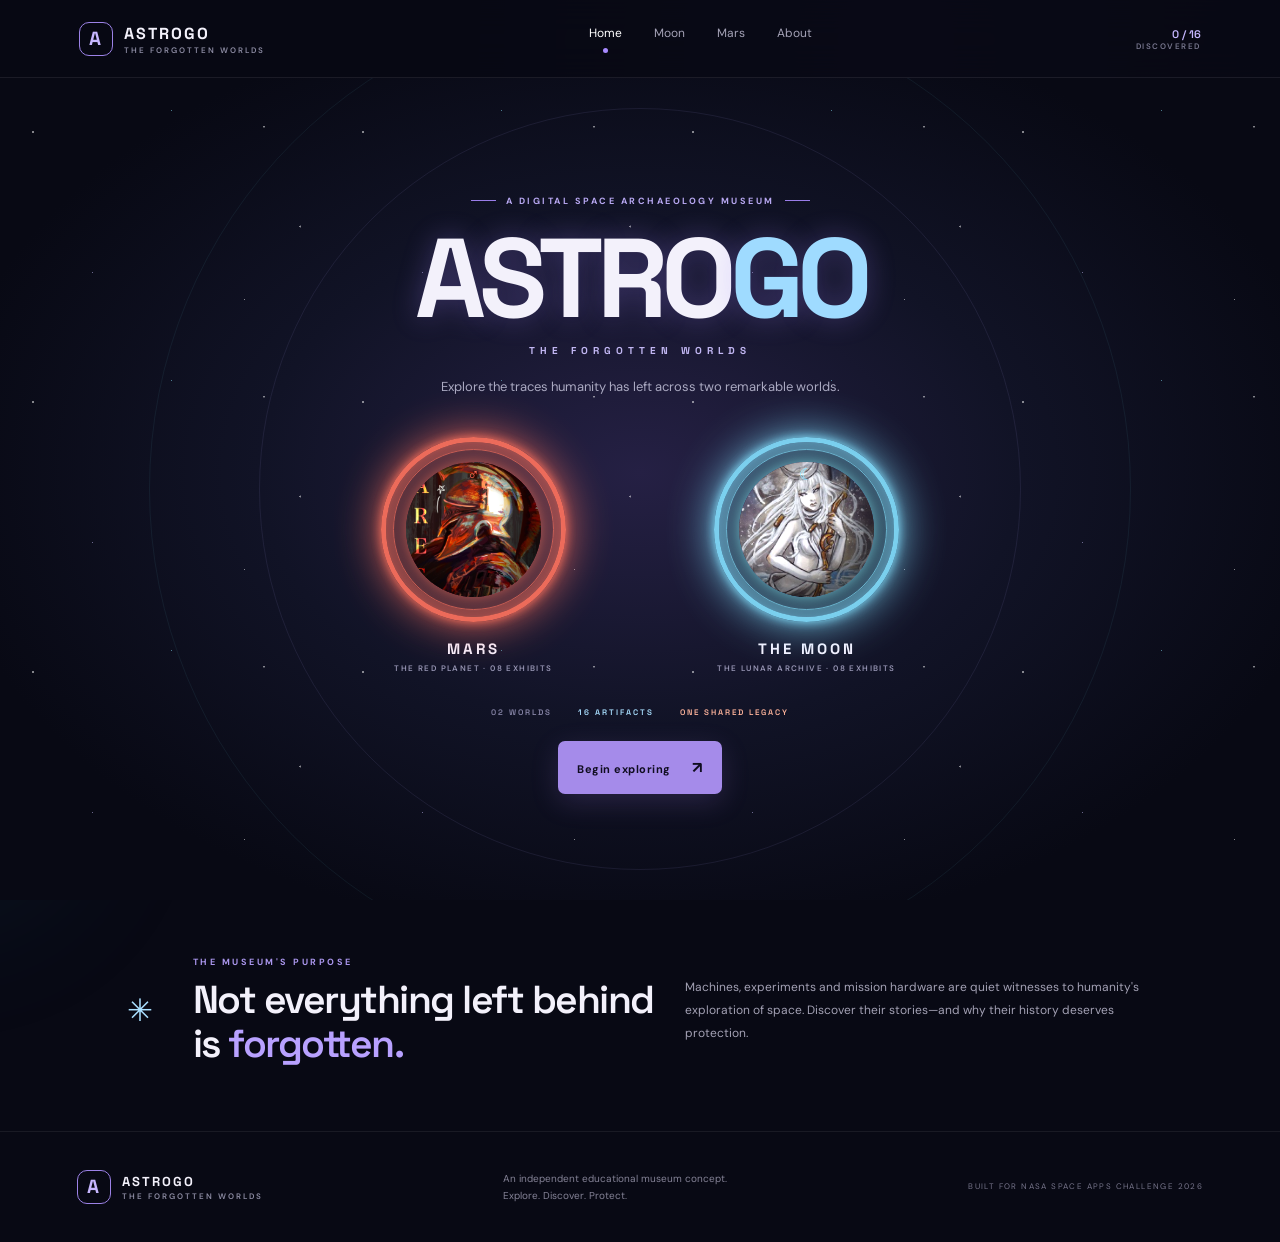
<file: index.html>
<!doctype html>
<html lang="en">
<head>
  <meta charset="utf-8">
  <meta name="viewport" content="width=device-width, initial-scale=1">
  <meta name="theme-color" content="#080914">
  <meta name="description" content="ASTROGO: The Forgotten Worlds — an interactive digital museum of human-made artifacts on the Moon and Mars.">
  <title>ASTROGO — The Forgotten Worlds</title>
  <link rel="preconnect" href="https://fonts.googleapis.com">
  <link rel="preconnect" href="https://fonts.gstatic.com" crossorigin>
  <link href="https://fonts.googleapis.com/css2?family=DM+Sans:wght@400;500;600;700&family=Space+Grotesk:wght@400;500;600;700&display=swap" rel="stylesheet">
  <link rel="stylesheet" href="style.css">
</head>
<body>
  <div class="ambient ambient-one"></div><div class="ambient ambient-two"></div>
  <header class="site-header">
    <a class="brand" href="#home" aria-label="ASTROGO home"><span class="brand-mark">A</span><span>ASTROGO<small>THE FORGOTTEN WORLDS</small></span></a>
    <button class="menu-toggle" id="menuToggle" aria-label="Toggle navigation">☰</button>
    <nav id="mainNav" aria-label="Main navigation">
      <a href="#home" class="nav-link active" data-view="home">Home</a>
      <a href="#moon" class="nav-link" data-view="moon">Moon</a>
      <a href="#mars" class="nav-link" data-view="mars">Mars</a>
      <a href="#about" class="nav-link" data-view="about">About</a>
    </nav>
    <div class="header-progress"><span id="headerCount">0 / 16</span><small>DISCOVERED</small></div>
  </header>

  <main>
    <section id="home" class="view active">
      <section class="entrance-screen">
        <div class="entrance-stars"></div>
        <div class="entrance-copy">
          <div class="eyebrow"><span class="eyebrow-line"></span> A DIGITAL SPACE ARCHAEOLOGY MUSEUM <span class="eyebrow-line"></span></div>
          <h1>ASTRO<span>GO</span></h1>
          <p class="entrance-tagline">THE FORGOTTEN WORLDS</p>
          <p class="entrance-description">Explore the traces humanity has left across two remarkable worlds.</p>
          <div class="entrance-portals" id="entrancePortals">
            <button class="portal mars-portal" type="button" data-open-world="mars" aria-label="Enter the Mars exhibition">
              <span class="portal-ring"><span class="portal-planet">♂</span></span>
              <strong>MARS</strong><small>THE RED PLANET · 08 EXHIBITS</small>
            </button>
            <button class="portal moon-portal" type="button" data-open-world="moon" aria-label="Enter the Moon exhibition">
              <span class="portal-ring"><span class="portal-planet">☾</span></span>
              <strong>THE MOON</strong><small>THE LUNAR ARCHIVE · 08 EXHIBITS</small>
            </button>
          </div>
          <div class="entrance-footer"><span>02 WORLDS</span><span>16 ARTIFACTS</span><span>ONE SHARED LEGACY</span></div>
          <button class="button button-primary" id="enterMuseum" type="button" style="margin-top:24px">Begin exploring <span>↗</span></button>
        </div>
      </section>
      <section class="entrance-note section-wrap">
        <div class="note-star">✳</div>
        <div><div class="eyebrow">THE MUSEUM'S PURPOSE</div><h2>Not everything left behind<br>is <em>forgotten.</em></h2></div>
        <p>Machines, experiments and mission hardware are quiet witnesses to humanity's exploration of space. Discover their stories—and why their history deserves protection.</p>
      </section>
    </section>

    <section id="moon" class="view exhibition-view">
      <div class="exhibition-top-bar section-wrap">
        <button class="button back-home-btn" type="button" data-view="home">← Back to Home</button>
      </div>
      <div class="exhibition-hero moon-exhibition">
        <div class="exhibition-inner"><div class="eyebrow">WORLD 01 · LUNAR ARCHIVE</div><h1>The Moon<span>.</span></h1><p>Quiet witnesses to one giant leap. Explore the hardware and experiments that helped humans reach another world.</p><div class="exhibition-stats"><span><b id="moonProgressText">0 / 8</b><small>DISCOVERED</small></span><span><b>1969—1972</b><small>APOLLO ERA</small></span><span><b>8</b><small>EXHIBITS</small></span></div></div>
      </div>
      <div class="section-wrap exhibit-content"><div class="collection-heading"><div><div class="eyebrow">THE COLLECTION</div><h2>Objects of <em>exploration.</em></h2></div><div class="progress-block"><div class="progress-label"><span>YOUR LUNAR LOG</span><b id="moonProgressPercent">0%</b></div><div class="progress-track"><span id="moonProgressBar"></span></div></div></div><div class="artifact-grid" id="moonArtifacts"></div><div class="achievement" id="moonAchievement"><span>✦</span><div><b>LUNAR ARCHIVIST</b><small>You explored every lunar exhibit. The stories are now part of your log.</small></div></div></div>
    </section>

    <section id="mars" class="view exhibition-view">
      <div class="exhibition-top-bar section-wrap">
        <button class="button back-home-btn" type="button" data-view="home">← Back to Home</button>
      </div>
      <div class="exhibition-hero mars-exhibition">
        <div class="exhibition-inner"><div class="eyebrow">WORLD 02 · MARTIAN ARCHIVE</div><h1>Mars<span>.</span></h1><p>From bouncing landers to long-distance rovers, discover the machines that taught us how to explore the Red Planet.</p><div class="exhibition-stats"><span><b id="marsProgressText">0 / 8</b><small>DISCOVERED</small></span><span><b>1997—2021</b><small>ROBOTIC ERA</small></span><span><b>8</b><small>EXHIBITS</small></span></div></div>
      </div>
      <div class="section-wrap exhibit-content"><div class="collection-heading"><div><div class="eyebrow">THE COLLECTION</div><h2>Machines that made <em>history.</em></h2></div><div class="progress-block"><div class="progress-label"><span>YOUR MARTIAN LOG</span><b id="marsProgressPercent">0%</b></div><div class="progress-track"><span id="marsProgressBar"></span></div></div></div><div class="artifact-grid" id="marsArtifacts"></div><div class="achievement" id="marsAchievement"><span>✦</span><div><b>MARTIAN ARCHIVIST</b><small>You explored every Martian exhibit. The stories are now part of your log.</small></div></div></div>
    </section>

    <section id="about" class="view">
      <div class="about-hero section-wrap"><div class="eyebrow">OUR SHARED RESPONSIBILITY</div><h1>Explore.<br><em>Document.</em><br>Protect.</h1><p>Space heritage is a record of how humanity learned to reach beyond Earth. Preserving it helps future explorers understand where we began.</p></div>
      <div class="principles section-wrap">
        <article><span>01</span><h3>Explore with curiosity.</h3><p>Artifacts preserve the history of human exploration. They show the challenges, creativity and teamwork behind every mission.</p></article>
        <article><span>02</span><h3>Document with care.</h3><p>Historic sites and instruments can help scientists study how materials and technology change in the space environment.</p></article>
        <article><span>03</span><h3>Protect what remains.</h3><p>Landing sites have scientific and cultural value. Future visitors should observe, record and avoid disturbing historic objects.</p></article>
      </div>
      <div class="preserve-quote"><div class="eyebrow">A NOTE TO FUTURE EXPLORERS</div><p>“The next footprint should not erase the last.”</p><small>Respect every world we visit.</small></div>
      <div class="sources section-wrap"><div class="eyebrow">LEARN MORE · NASA SOURCES</div><h2>Stories grounded in <em>science.</em></h2><p>This independent educational project is not an official NASA website. Historical descriptions are based on NASA mission and heritage resources.</p><div class="source-links"><a href="https://science.nasa.gov/mission/mars-pathfinder/" target="_blank" rel="noopener">Mars Pathfinder mission ↗</a><a href="https://www.nasa.gov/history/" target="_blank" rel="noopener">NASA History ↗</a><a href="https://www.nasa.gov/wp-content/uploads/2023/12/nasa-usg-lunar-historic-sites-reva.pdf" target="_blank" rel="noopener">Lunar Historic Sites report ↗</a><a href="https://science.nasa.gov/solar-system/skywatching/night-sky-network/landing-on-mars-a-tricky-feat/" target="_blank" rel="noopener">How we land on Mars ↗</a></div></div>
    </section>
  </main>

  <footer><a class="brand footer-brand" href="#home"><span class="brand-mark">A</span><span>ASTROGO<small>THE FORGOTTEN WORLDS</small></span></a><p>An independent educational museum concept.<br>Explore. Discover. Protect.</p><span class="footer-credit">BUILT FOR NASA SPACE APPS CHALLENGE 2026</span></footer>

  <div class="modal-backdrop" id="artifactModal" aria-hidden="true">
    <section class="artifact-modal" role="dialog" aria-modal="true" aria-labelledby="modalTitle">
      <button class="modal-close" id="modalClose" aria-label="Close details">×</button>
      <div class="modal-visual" id="modalVisual"><span id="modalWorld">LUNAR ARCHIVE</span></div>
      <div class="modal-content"><div class="eyebrow" id="modalMission"></div><h2 id="modalTitle"></h2><div class="modal-year" id="modalYear"></div><p id="modalStory"></p><div class="modal-fact"><b>WHY IT MATTERS</b><p id="modalWhy"></p></div><div class="modal-fact"><b>WHAT REMAINS</b><p id="modalStatus"></p></div><button class="button button-primary" id="markDiscovered">Mark as discovered ✓</button><p class="modal-note" id="modalNote">Your discovery is saved in this browser.</p></div>
    </section>
  </div>
  <script src="script.js"></script>
</body>
</html>
</file>
<file: style.css>
*{box-sizing:border-box}html{scroll-behavior:smooth;scroll-padding-top:90px}body{margin:0;background:#080914;color:#f3f1fb;font-family:"DM Sans",sans-serif;line-height:1.6;overflow-x:hidden}body:before{content:"";position:fixed;inset:0;pointer-events:none;z-index:-1;background:radial-gradient(ellipse at 70% 5%,rgba(93,62,145,.13),transparent 38%),radial-gradient(ellipse at 10% 65%,rgba(37,108,143,.08),transparent 36%)}.ambient{position:fixed;border-radius:50%;filter:blur(90px);opacity:.12;pointer-events:none;z-index:-1}.ambient-one{width:280px;height:280px;background:#8156d9;top:15%;right:-180px}.ambient-two{width:240px;height:240px;background:#2c9eb5;bottom:0;left:-180px}a{color:inherit;text-decoration:none}button{font:inherit;color:inherit}.site-header{height:78px;padding:0 6.2%;display:flex;align-items:center;justify-content:space-between;border-bottom:1px solid rgba(255,255,255,.08);background:rgba(8,9,20,.82);backdrop-filter:blur(18px);position:sticky;top:0;z-index:20}.brand{display:flex;align-items:center;gap:11px;font:700 16px "Space Grotesk";letter-spacing:2px}.brand-mark{width:34px;height:34px;border:1px solid #9c82e7;color:#c7b7ff;border-radius:10px;display:grid;place-items:center;font-size:19px}.brand small{display:block;font:600 8px "DM Sans";letter-spacing:2px;color:#8c8ba2;margin-top:1px}.site-header nav{display:flex;gap:32px}.nav-link{font-size:12px;color:#a5a3b7;transition:.2s}.nav-link:hover,.nav-link.active{color:#fff}.nav-link.active:after{content:"";display:block;width:5px;height:5px;border-radius:50%;background:#a88aff;margin:5px auto 0}.header-progress{text-align:right;font:600 11px "Space Grotesk";color:#c6b7ff}.header-progress small{display:block;font:600 8px "DM Sans";letter-spacing:1.5px;color:#77768d}.menu-toggle{display:none;background:none;border:0;font-size:22px}.view{display:none;animation:fadeIn .4s ease}.view.active{display:block}@keyframes fadeIn{from{opacity:.3;transform:translateY(8px)}to{opacity:1;transform:none}}.eyebrow{font-size:9px;font-weight:700;letter-spacing:2.5px;color:#aa96ed;display:flex;align-items:center;gap:10px}.eyebrow-line{width:25px;height:1px;background:#9a7de9}.exhibition-hero h1,.about-hero h1{font:600 clamp(62px,8vw,108px)/.96 "Space Grotesk";letter-spacing:-6px;margin:24px 0 16px}.collection-heading h2 em,.about-hero em,.sources h2 em{font-style:normal;color:#b8a1ff}.button{border:0;border-radius:7px;padding:14px 19px;font-weight:700;font-size:11px;letter-spacing:.5px;cursor:pointer;transition:transform .2s,box-shadow .2s}.button:hover{transform:translateY(-2px)}.button-primary{background:#a58bea;color:#100d20;box-shadow:0 8px 28px #9875d533}.button-primary span{margin-left:18px;font-size:16px}.section-wrap{max-width:1180px;margin:0 auto;padding-left:6%;padding-right:6%}.collection-heading{display:flex;align-items:end;justify-content:space-between;gap:30px;margin-bottom:28px}.collection-heading h2,.sources h2{font:600 clamp(30px,4vw,45px)/1.1 "Space Grotesk";letter-spacing:-1.8px;margin:10px 0 0}.exhibition-hero{min-height:260px;position:relative;display:flex;align-items:center;background-size:cover;background-position:center}.exhibition-hero:before{content:"";position:absolute;inset:0;background:linear-gradient(90deg,#080914d9,#08091466),linear-gradient(0deg,#080914,transparent 55%)}.moon-exhibition{background-image:url("https://images.unsplash.com/photo-1446776811953-b23d57bd21aa?auto=format&fit=crop&w=1800&q=85")}.mars-exhibition{background-image:url("https://images.unsplash.com/photo-1614728894747-a83421e2b9c9?auto=format&fit=crop&w=1800&q=85")}.exhibition-inner{position:relative;z-index:1;width:100%;max-width:1180px;margin:auto;padding:45px 6%}.exhibition-hero h1{font-size:76px;margin:17px 0 12px}.exhibition-hero h1 span{color:#b6a1ff}.exhibition-inner>p{max-width:510px;color:#b6b4c4;font-size:13px}.exhibition-stats{display:flex;gap:38px;margin-top:29px}.exhibition-stats b{display:block;font:600 18px "Space Grotesk"}.exhibition-stats small{font-size:8px;letter-spacing:1.4px;color:#9a98aa}.exhibit-content{padding-top:55px;padding-bottom:80px;position:relative;perspective:1100px}.collection-heading{margin-bottom:30px}.collection-heading h2{font-size:36px}.progress-block{width:210px}.progress-label{display:flex;justify-content:space-between;font:600 8px "Space Grotesk";letter-spacing:1px;color:#9c9aae;margin-bottom:9px}.progress-label b{color:#c7b5ff}.progress-track{height:4px;border-radius:8px;background:#29283a;overflow:hidden}.progress-track span{display:block;width:0;height:100%;background:linear-gradient(90deg,#7b75d7,#8ddce2);transition:width .4s}.artifact-grid{display:grid;grid-template-columns:repeat(4,minmax(0,1fr));gap:19px 16px;position:relative;z-index:1;perspective:1000px;padding:18px 10px 32px}.artifact-card{border:1px solid #ffffff17;background:linear-gradient(160deg,#1a1c2d,#10111f 72%);border-radius:10px;overflow:hidden;cursor:pointer;transition:transform .28s,border-color .28s,box-shadow .28s;position:relative;text-align:left;padding:0;min-width:0;box-shadow:0 8px 25px #0004}.artifact-card:hover{transform:translateY(-9px) scale(1.025) rotateY(0);border-color:var(--world-glow,#b8a1ff);box-shadow:0 0 22px color-mix(in srgb,var(--world-glow,#b8a1ff) 20%,transparent),0 18px 38px #0007}.artifact-card.discovered{border-color:var(--world-glow,#80d9d0)}.artifact-thumb{height:145px;display:grid;place-items:center;position:relative;overflow:hidden;isolation:isolate;background:radial-gradient(circle at 50% 42%,#77869c,#242b3b 68%)}.artifact-thumb.mars{background:radial-gradient(circle at 50% 42%,#a75d48,#34212b 70%)}.artifact-thumb:after{content:"";position:absolute;inset:0;background:linear-gradient(0deg,#10111f88,transparent 65%);z-index:1}.artifact-symbol{display:none;font-size:48px;filter:drop-shadow(0 5px 12px #0009);z-index:2;position:relative}.artifact-index{position:absolute;top:12px;left:13px;font:600 8px "Space Grotesk";letter-spacing:1px;color:#c6c2d7;z-index:2}.discovered-mark{position:absolute;right:12px;top:10px;color:#8ce0d7;z-index:2;font-size:13px}.artifact-info{padding:14px 14px 16px}.artifact-info small{font-size:8px;letter-spacing:1px;color:#a895ed;font-weight:700}.artifact-info h3{font:600 14px/1.35 "Space Grotesk";margin:7px 0 10px;min-height:38px}.artifact-info p{font-size:10px;color:#8f8da1;margin:0}.card-open{display:flex;justify-content:space-between;margin-top:14px;padding-top:10px;border-top:1px solid #ffffff12;color:#aaa7ba;font-size:9px}.card-open span:last-child{color:#c1aaff}.achievement{display:none;margin-top:30px;padding:20px;border:1px solid #9b82e766;background:#17152a;border-radius:10px;align-items:center;gap:16px}.achievement.show{display:flex}.achievement>span{font-size:25px;color:#d7bd75}.achievement b,.achievement small{display:block}.achievement b{font:700 11px "Space Grotesk";letter-spacing:1.5px;color:#d7c8ff}.achievement small{font-size:11px;color:#aaa7ba;margin-top:4px}.about-hero{padding-top:100px;padding-bottom:80px}.about-hero h1{font-size:clamp(66px,10vw,112px);margin:20px 0}.about-hero p{max-width:520px;color:#aaa8bb;font-size:14px;line-height:1.9}.principles{display:grid;grid-template-columns:repeat(3,1fr);gap:18px;padding-bottom:75px}.principles article{padding:25px;border:1px solid #ffffff17;border-radius:10px;background:#10111f}.principles article>span{font:600 11px "Space Grotesk";color:#a995ef}.principles h3{font:600 19px "Space Grotesk";margin:25px 0 10px}.principles p{font-size:11px;color:#a09eaf;line-height:1.9}.preserve-quote{padding:65px 20px;text-align:center;background:radial-gradient(ellipse at center,#29203d,#0c0c19 70%);border-top:1px solid #ffffff12;border-bottom:1px solid #ffffff12}.preserve-quote .eyebrow{justify-content:center}.preserve-quote p{font:500 clamp(23px,4vw,37px) "Space Grotesk";margin:20px 0;color:#e5def9}.preserve-quote small{color:#9996ab;font-size:10px;letter-spacing:1px}.sources{padding-top:75px;padding-bottom:90px}.sources h2{margin:13px 0}.sources>p{max-width:620px;color:#9997aa;font-size:12px}.source-links{display:flex;flex-wrap:wrap;gap:10px;margin-top:25px}.source-links a{padding:10px 13px;border:1px solid #ffffff20;border-radius:6px;font-size:10px;color:#c8b8ff}.source-links a:hover{border-color:#a58bea}footer{border-top:1px solid #ffffff12;padding:28px 6%;display:flex;align-items:center;justify-content:space-between;gap:20px}.footer-brand{font-size:13px}footer p{font-size:10px;color:#858397;line-height:1.7}.footer-credit{font-size:8px;letter-spacing:1.4px;color:#77758b}.modal-backdrop{position:fixed;inset:0;background:#05050cdd;backdrop-filter:blur(10px);z-index:50;display:none;align-items:center;justify-content:center;padding:20px}.modal-backdrop.open{display:flex}.artifact-modal{width:min(760px,100%);max-height:90vh;overflow:auto;background:#111220;border:1px solid #ffffff24;border-radius:13px;display:grid;grid-template-columns:.85fr 1.15fr;position:relative;box-shadow:0 25px 90px #000b;animation:fadeIn .25s}.modal-close{position:absolute;right:13px;top:10px;width:34px;height:34px;border:1px solid #ffffff30;border-radius:50%;background:#111220dd;font-size:23px;cursor:pointer;z-index:3}.modal-visual{min-height:420px;display:flex;align-items:end;padding:22px;background:radial-gradient(circle at 50% 40%,#61527d,#181827 70%);position:relative;background-repeat:no-repeat;background-size:cover;background-position:center}.modal-visual.mars{background:radial-gradient(circle at 50% 40%,#96604a,#211a25 70%)}.modal-visual:after{content:"";position:absolute;inset:0;background:linear-gradient(0deg,#080914aa,transparent 65%)}.modal-visual span{position:relative;z-index:1;font:700 9px "Space Grotesk";letter-spacing:2px;text-shadow:0 2px 8px #000}.modal-content{padding:36px 30px 28px}.modal-content h2{font:600 28px/1.15 "Space Grotesk";margin:12px 0}.modal-year{font:600 10px "Space Grotesk";color:#a995ef;margin-bottom:17px}.modal-content>p{font-size:12px;line-height:1.85;color:#b4b1c2}.modal-fact{border-top:1px solid #ffffff16;padding:13px 0}.modal-fact b{font-size:8px;letter-spacing:1.5px;color:#82d3d8}.modal-fact p{font-size:11px;color:#aaa8b8;line-height:1.8;margin:6px 0 0}.modal-content .button{margin-top:10px}.modal-note{font-size:9px!important;color:#858397!important;margin:9px 0 0!important}.modal-content .button.done{background:#21433f;color:#a7eee1}.modal-world{color:#c7b5ff}

/* ENTRANCE PORTALS & SELENE/ARES */
.entrance-screen{min-height:calc(100vh - 78px);position:relative;display:grid;place-items:center;overflow:hidden;padding:55px 20px 45px;background:radial-gradient(ellipse at 50% 48%,#252044 0%,#111326 42%,#080914 78%)}
.entrance-screen:before,.entrance-screen:after{content:"";position:absolute;border:1px solid #b8a7ff18;border-radius:50%;width:min(75vw,760px);height:min(75vw,760px);pointer-events:none}
.entrance-screen:after{width:min(94vw,980px);height:min(94vw,980px);border-color:#77d9ee12}
.entrance-stars{position:absolute;inset:0;opacity:.5;background-image:radial-gradient(2px 2px at 10% 20%,#fff 40%,transparent 60%),radial-gradient(1px 1px at 28% 72%,#c9c3ff 40%,transparent 60%),radial-gradient(2px 2px at 80% 18%,#fff 40%,transparent 60%),radial-gradient(1px 1px at 74% 82%,#fff 40%,transparent 60%),radial-gradient(1px 1px at 52% 12%,#8ce6ff 40%,transparent 60%),radial-gradient(2px 2px at 91% 55%,#fff 40%,transparent 60%);background-size:330px 270px}
.entrance-copy{position:relative;z-index:1;text-align:center;width:min(100%,900px)}
.entrance-copy>.eyebrow{justify-content:center;color:#b8a8f2}
.entrance-copy h1{font:700 clamp(62px,11vw,112px)/.95 "Space Grotesk";letter-spacing:-7px;margin:18px 0 4px;text-shadow:0 0 28px #9e83ff50}
.entrance-copy h1 span{color:#9fdbff}
.entrance-tagline{font:700 10px "Space Grotesk";letter-spacing:5px;color:#c2b7f3;margin:12px 0 18px}
.entrance-description{font-size:13px;color:#aaa9c1;line-height:1.8;margin:0}
.entrance-portals{display:flex;justify-content:center;align-items:start;gap:clamp(35px,10vw,130px);margin:38px auto 24px;transition:transform .4s ease}
.portal{width:clamp(145px,22vw,205px);border:0;background:none;display:flex;align-items:center;flex-direction:column;cursor:pointer;padding:0;transition:transform .3s}
.portal:hover{transform:translateY(-8px) scale(1.035)}
.portal-ring{width:clamp(130px,19vw,185px);aspect-ratio:1;border-radius:50%;display:grid;place-items:center;position:relative;isolation:isolate;transition:.3s}
.portal-ring:before{content:"";position:absolute;inset:0;border-radius:50%;border:5px solid currentColor;box-shadow:0 0 10px currentColor,inset 0 0 18px currentColor,0 0 45px currentColor;opacity:.9}
.portal-ring:after{content:"";position:absolute;inset:12px;border-radius:50%;border:1px solid currentColor;opacity:.65;box-shadow:0 0 24px currentColor}
.portal-planet{width:73%;height:73%;border-radius:50%;display:block;background-size:cover;background-position:center;box-shadow:inset -18px -15px 28px #0009,0 0 28px currentColor;z-index:1}
.moon-portal{color:#83dfff}
.moon-portal .portal-planet{background-image:url("selene.jpg");filter:brightness(1.1) saturate(1.1)}
.mars-portal{color:#ff735f}
.mars-portal .portal-planet{background-image:url("ares.jpg");filter:brightness(1.05) saturate(1.2)}
.portal strong{font:700 15px "Space Grotesk";letter-spacing:3px;margin-top:17px;color:#f5f1ff}
.portal small{font:600 8px "DM Sans";letter-spacing:1.4px;color:#9694b2;margin-top:5px}
.entrance-footer{display:flex;justify-content:center;gap:26px;font:600 8px "Space Grotesk";letter-spacing:2px;color:#8886a8;margin-top:34px}
.entrance-footer span:nth-child(2){color:#a9dfff}.entrance-footer span:nth-child(3){color:#ffb49c}
.entrance-note{display:grid;grid-template-columns:42px 1fr 1fr;gap:24px;align-items:center;padding-top:55px;padding-bottom:65px}
.note-star{font-size:31px;color:#a9dfff}.entrance-note h2{font:600 clamp(27px,4vw,39px)/1.12 "Space Grotesk";margin:9px 0 0;letter-spacing:-1.5px}.entrance-note h2 em{font-style:normal;color:#b8a1ff}.entrance-note>p{font-size:12px;color:#a3a1b4;line-height:1.9;margin:0}

/* BACK TO HOME BUTTON & EXHIBITION THEMES */
.exhibition-top-bar{padding-top:24px;padding-bottom:0}
.back-home-btn{background:rgba(165,139,234,0.15);color:#d7c8ff;border:1px solid rgba(165,139,234,0.35);padding:10px 16px;font-size:10px;font-weight:600;letter-spacing:1px;border-radius:6px;cursor:pointer;transition:all .2s ease}
.back-home-btn:hover{background:rgba(165,139,234,0.28);border-color:#a58bea;transform:translateY(-2px)}
.theme-moon{--world-glow:#b9d4f2;--world-accent:#c9d8ed;--world-deep:#222b42}
.theme-mars{--world-glow:#ff9877;--world-accent:#f1a17d;--world-deep:#46252b}
.theme-moon .exhibition-hero{filter:saturate(.55)}
.theme-mars .exhibition-hero{filter:saturate(1.12)}
.theme-moon .exhibition-hero h1 span,.theme-moon .collection-heading h2 em{color:#c8d9f2}
.theme-mars .exhibition-hero h1 span,.theme-mars .collection-heading h2 em{color:#ffad88}
.exhibit-content:before{content:"";position:absolute;left:4%;right:4%;top:125px;height:430px;border:1px solid color-mix(in srgb,var(--world-glow,#b8a1ff) 24%,transparent);border-bottom:0;border-radius:50% 50% 0 0/38% 38% 0 0;background:radial-gradient(ellipse at 50% 5%,color-mix(in srgb,var(--world-glow,#b8a1ff) 12%,transparent),transparent 68%);pointer-events:none}
.artifact-card{border-color:color-mix(in srgb,var(--world-glow,#b8a1ff) 25%,transparent)}
.artifact-card:nth-child(4n+1){--tilt:5deg;transform:translateY(13px) rotateY(5deg)}
.artifact-card:nth-child(4n+2){--tilt:2deg;transform:translateY(3px) rotateY(2deg)}
.artifact-card:nth-child(4n+3){--tilt:-2deg;transform:translateY(3px) rotateY(-2deg)}
.artifact-card:nth-child(4n){--tilt:-5deg;transform:translateY(13px) rotateY(-5deg)}
.theme-moon .artifact-thumb{background:radial-gradient(circle at 50% 42%,#929eb4,#30384b 70%)}
.theme-mars .artifact-thumb{background:radial-gradient(circle at 50% 42%,#b56b4d,#39242b 70%)}
.theme-moon .artifact-info small{color:#b9d5f4}.theme-mars .artifact-info small{color:#ffad88}
.theme-moon .progress-track span{background:linear-gradient(90deg,#8cabc9,#e2efff)}
.theme-mars .progress-track span{background:linear-gradient(90deg,#bd5949,#ffb47f)}
.modal-visual.moon{background:radial-gradient(circle at 50% 45%,#8e9eb7,#222a40 72%)}
.modal-visual.mars{background:radial-gradient(circle at 50% 45%,#b66a4d,#38222b 72%)}
.highlight-pulse{animation:pulsePortal 1.2s ease}
@keyframes pulsePortal{0%{transform:scale(1)}50%{transform:scale(1.04);filter:drop-shadow(0 0 25px rgba(165,139,234,0.6))}100%{transform:scale(1)}}

/* EXHIBIT CARD PHOTOS */
.artifact-photo {
  position: absolute;
  inset: 0;
  width: 100%;
  height: 100%;
  object-fit: cover;
  display: block;
  z-index: 0;
  transition: transform .45s ease, filter .45s ease;
}
.artifact-card:hover .artifact-photo { transform: scale(1.06); filter: saturate(1.12); }

/* RESPONSIVE */
@media(max-width:900px){.artifact-grid{grid-template-columns:repeat(2,1fr)}.modal-visual{min-height:350px}}
@media(max-width:700px){
 .entrance-screen{min-height:calc(100vh - 70px);padding:45px 15px}
 .entrance-copy h1{letter-spacing:-4px}
 .entrance-portals{gap:22px;margin-top:30px}
 .portal{width:44%}.portal-ring{width:min(37vw,155px)}
 .portal small{font-size:7px;letter-spacing:.8px}
 .entrance-note{grid-template-columns:30px 1fr;gap:15px;padding-top:38px;padding-bottom:45px}
 .entrance-note>p{grid-column:2}
 .artifact-grid{grid-template-columns:repeat(2,minmax(0,1fr));gap:13px;padding:12px 2px 25px}
 .artifact-card:nth-child(n){transform:none}
 .artifact-card:hover{transform:translateY(-5px)}
 .exhibit-content:before{top:125px;left:0;right:0;height:600px}
}
@media(max-width:640px){.site-header{height:68px;padding:0 5%}.menu-toggle{display:block;margin-left:auto;margin-right:15px}.site-header nav{display:none;position:absolute;top:68px;left:0;right:0;padding:18px 5%;background:#0c0d1b;border-bottom:1px solid #ffffff18;flex-direction:column;gap:16px}.site-header nav.open{display:flex}.nav-link.active:after{display:none}.header-progress{font-size:10px}.collection-heading{display:block}.exhibition-hero{min-height:340px}.exhibition-inner{padding:40px 7%}.exhibition-hero h1{font-size:65px}.exhibition-stats{gap:22px}.exhibition-stats b{font-size:15px}.exhibit-content{padding-top:40px}.collection-heading h2{font-size:30px}.progress-block{width:100%;margin-top:22px}.artifact-grid{gap:10px}.artifact-thumb{height:115px}.artifact-symbol{font-size:40px}.artifact-info{padding:12px}.artifact-info h3{font-size:12px;min-height:48px}.about-hero{padding-top:70px;padding-bottom:55px}.about-hero h1{font-size:74px;letter-spacing:-4px}.principles{grid-template-columns:1fr;padding-bottom:55px}.principles h3{margin-top:14px}.preserve-quote{padding:50px 20px}.sources{padding-top:55px;padding-bottom:60px}footer{align-items:flex-start;flex-wrap:wrap}footer p{order:3;width:100%}.footer-credit{font-size:7px}.artifact-modal{display:block;max-height:92vh}.modal-visual{min-height:155px;padding:15px}.modal-content{padding:24px 20px}.modal-content h2{font-size:24px}}
@media(max-width:420px){.entrance-portals{gap:10px}.portal strong{font-size:12px}.entrance-footer{gap:13px;font-size:7px}.artifact-thumb{height:120px}}
@media(prefers-reduced-motion:reduce){*,*:before,*:after{scroll-behavior:auto!important;animation-duration:.01ms!important;transition-duration:.01ms!important}}
</file>
